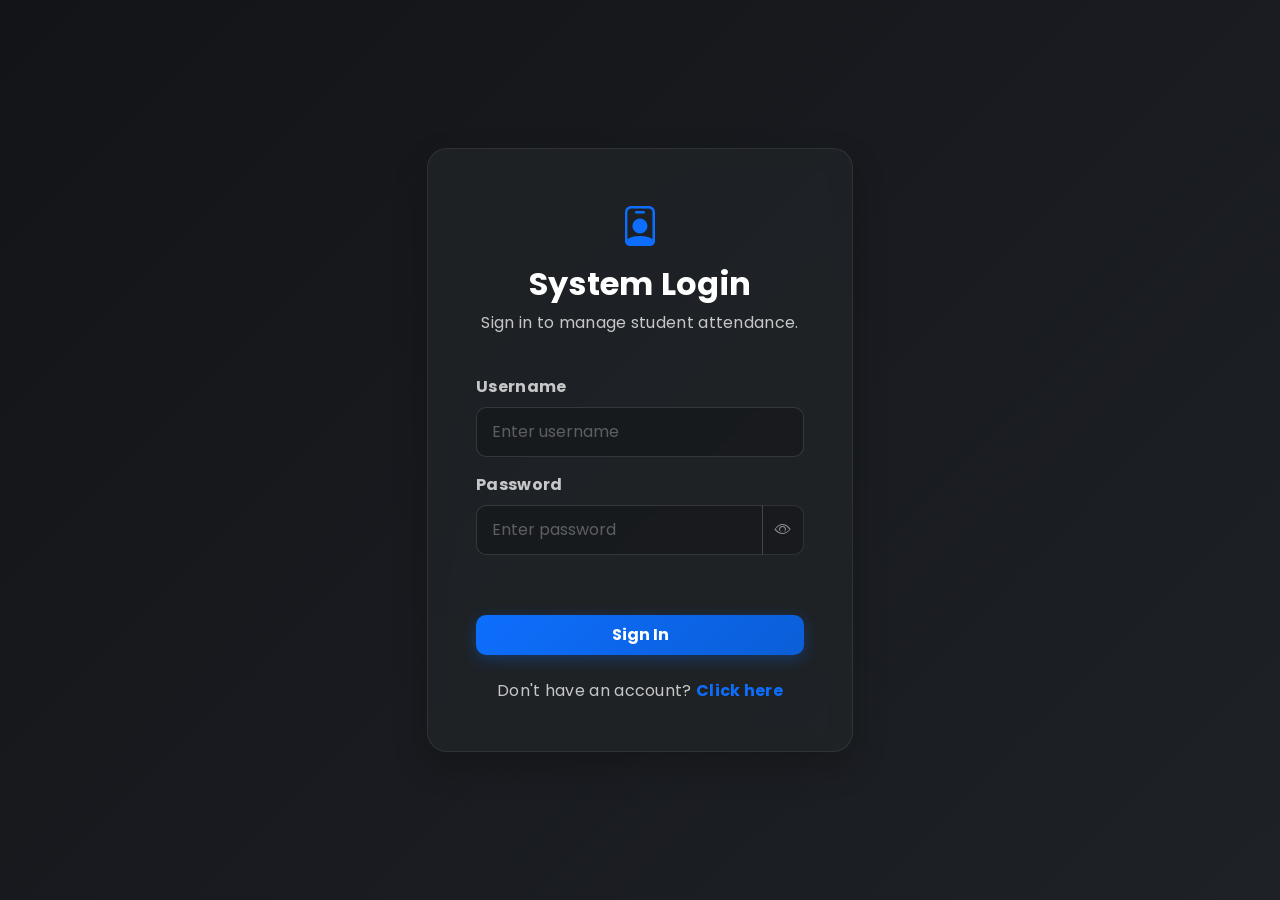
<file: index.html>
<!DOCTYPE html>
<html lang="en" data-bs-theme="dark">
<head>
    <meta charset="UTF-8">
    <meta name="viewport" content="width=device-width, initial-scale=1.0">
    <title>Instructor Login - Student Attendance</title>
    <link href="https://fonts.googleapis.com/css2?family=Poppins:wght@300;400;600&display=swap" rel="stylesheet">
    <link href="https://cdn.jsdelivr.net/npm/bootstrap@5.3.2/dist/css/bootstrap.min.css" rel="stylesheet">
    <link rel="stylesheet" href="https://cdn.jsdelivr.net/npm/bootstrap-icons@1.11.1/font/bootstrap-icons.css">
    <link rel="stylesheet" href="css/styles.css">
</head>
<body class="fade-in d-flex align-items-center justify-content-center">

    <div class="container" style="max-width: 450px;">
        <div class="card custom-card p-4 p-md-5">
            <div class="text-center mb-4">
                <i class="bi bi-person-badge fs-1" style="color: var(--primary-start);"></i>
                <h2 class="fw-bold mt-2">System Login</h2>
                <p class="text-muted-custom">Sign in to manage student attendance.</p>
            </div>
            
            <form id="loginForm">
                <div class="mb-3">
                    <label for="username" class="form-label text-muted-custom fw-bold">Username</label>
                    <input type="text" id="username" class="form-control custom-input" required placeholder="Enter username">
                </div>
                
                <div class="mb-4">
                    <label for="password" class="form-label text-muted-custom fw-bold">Password</label>
                    <div class="input-group">
                        <input type="password" id="password" class="form-control custom-input border-end-0 rounded-end-0" required placeholder="Enter password">
                        <span class="input-group-text custom-input-group border-start-0 rounded-start-0 cursor-pointer toggle-password" data-target="password">
                            <i class="bi bi-eye"></i>
                        </span>
                    </div>
                </div>
                
                <div id="errorMessage" class="text-danger text-center mb-3" style="min-height: 20px; font-size: 0.85em;"></div>

                <button type="submit" class="btn custom-btn-primary w-100 py-2 fw-bold">Sign In</button>
            </form>
            
            <div class="text-center mt-4">
                <p class="text-muted-custom mb-0">Don't have an account? <a href="setup.html" class="text-decoration-none fw-bold" style="color: var(--primary-start);">Click here</a></p>
            </div>
        </div>
    </div>

    <script src="js/login.js"></script>
</body>
</html>
</file>
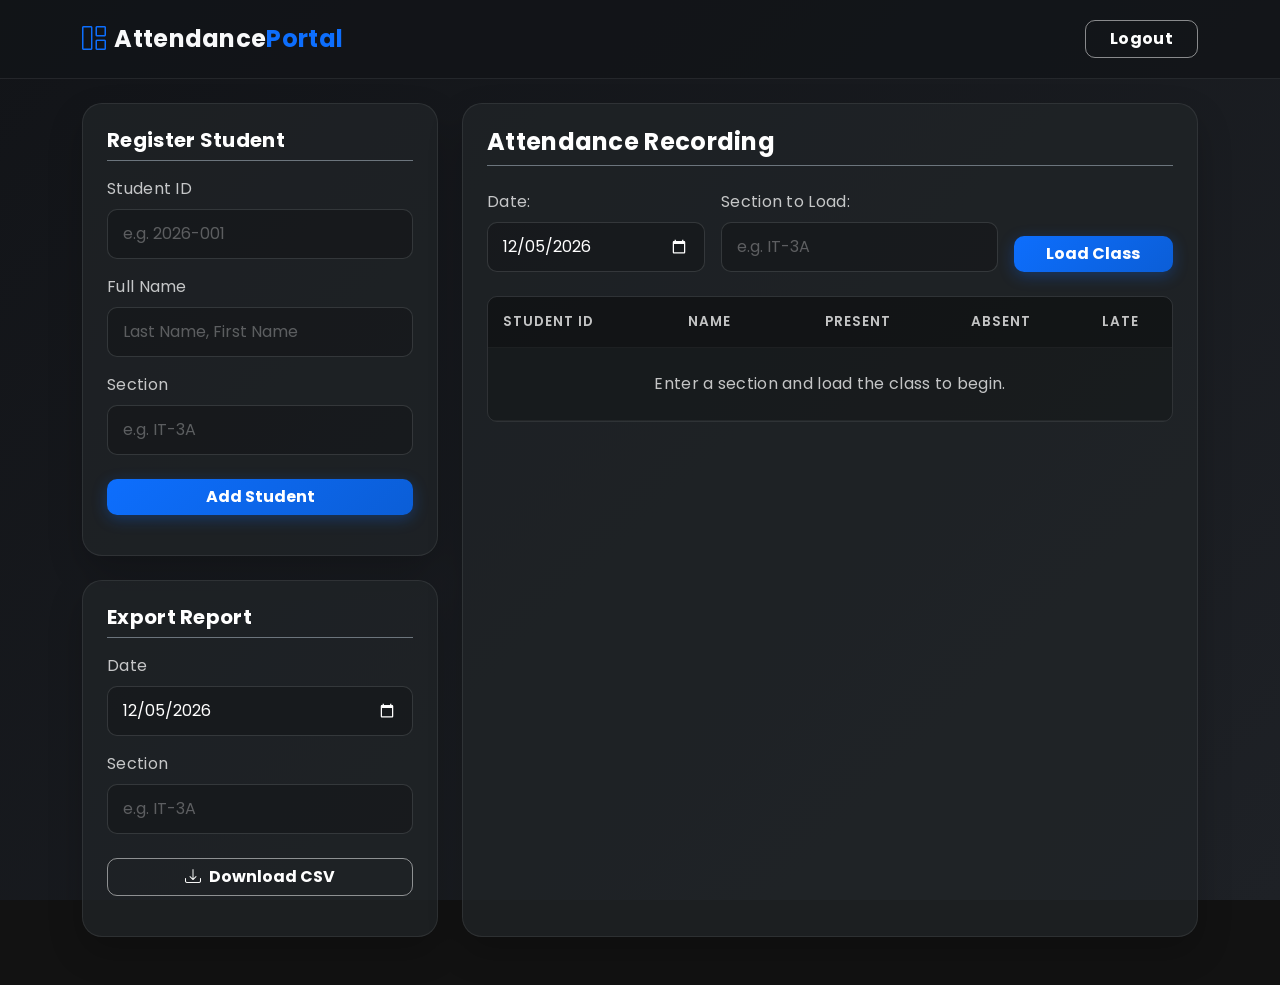
<file: dashboard.html>
<!DOCTYPE html>
<html lang="en" data-bs-theme="dark">
<head>
    <meta charset="UTF-8">
    <meta name="viewport" content="width=device-width, initial-scale=1.0">
    <title>Dashboard - Student Attendance System</title>
    <link href="https://fonts.googleapis.com/css2?family=Poppins:wght@300;400;600&display=swap" rel="stylesheet">
    <link href="https://cdn.jsdelivr.net/npm/bootstrap@5.3.2/dist/css/bootstrap.min.css" rel="stylesheet">
    <link rel="stylesheet" href="https://cdn.jsdelivr.net/npm/bootstrap-icons@1.11.1/font/bootstrap-icons.css">
    <link rel="stylesheet" href="css/styles.css">
</head>
<body class="fade-in">

    <nav class="navbar navbar-expand-lg navbar-dark custom-navbar pt-3 pb-3 sticky-top mb-4">
        <div class="container">
            <a class="navbar-brand fw-bold text-light fs-4" href="#">
                <i class="bi bi-grid-1x2 me-2" style="color: var(--primary-start);"></i>Attendance<span style="color: var(--primary-start);">Portal</span>
            </a>
            <div class="d-flex align-items-center">
                <a href="index.html" class="btn custom-btn-outline px-4 fw-bold">Logout</a> 
            </div>
        </div>
    </nav>

    <div class="container mb-5">
        <div class="row g-4">
            
            <div class="col-lg-4">
                
                <div class="card custom-card p-4 mb-4">
                    <h5 class="fw-bold mb-3 border-bottom border-secondary pb-2">Register Student</h5>
                    <form id="registerStudentForm">
                        <div class="mb-3">
                            <label class="form-label text-muted-custom">Student ID</label>
                            <input type="text" id="newStudentId" class="form-control custom-input" required placeholder="e.g. 2026-001">
                        </div>
                        <div class="mb-3">
                            <label class="form-label text-muted-custom">Full Name</label>
                            <input type="text" id="newStudentName" class="form-control custom-input" required placeholder="Last Name, First Name">
                        </div>
                        <div class="mb-4">
                            <label class="form-label text-muted-custom">Section</label>
                            <input type="text" id="newStudentSection" class="form-control custom-input" required placeholder="e.g. IT-3A">
                        </div>
                        <button type="submit" class="btn custom-btn-primary w-100 fw-bold">Add Student</button>
                    </form>
                    <div id="regMessage" class="mt-3 text-center fw-bold" style="font-size: 0.9em;"></div>
                </div>

                <div class="card custom-card p-4">
                    <h5 class="fw-bold mb-3 border-bottom border-secondary pb-2">Export Report</h5>
                    <form id="reportForm">
                        <div class="mb-3">
                            <label class="form-label text-muted-custom">Date</label>
                            <input type="date" id="reportDate" class="form-control custom-input" required>
                        </div>
                        <div class="mb-4">
                            <label class="form-label text-muted-custom">Section</label>
                            <input type="text" id="reportSection" class="form-control custom-input" required placeholder="e.g. IT-3A">
                        </div>
                        <button type="submit" class="btn custom-btn-outline w-100 fw-bold">
                            <i class="bi bi-download me-2"></i>Download CSV
                        </button>
                    </form>
                    <div id="reportMessage" class="mt-3 text-center fw-bold" style="font-size: 0.9em;"></div>
                </div>

            </div>

            <div class="col-lg-8">
                <div class="card custom-card p-4 h-100">
                    <div class="d-flex justify-content-between align-items-center mb-4 border-bottom border-secondary pb-2">
                        <h4 class="fw-bold m-0">Attendance Recording</h4>
                    </div>
                    
                    <div class="row g-3 mb-4 align-items-end">
                        <div class="col-md-4">
                            <label class="form-label text-muted-custom">Date:</label>
                            <input type="date" id="attendanceDate" class="form-control custom-input" required>
                        </div>
                        <div class="col-md-5">
                            <label class="form-label text-muted-custom">Section to Load:</label>
                            <input type="text" id="searchSection" class="form-control custom-input" placeholder="e.g. IT-3A">
                        </div>
                        <div class="col-md-3">
                            <button id="loadStudentsBtn" class="btn custom-btn-primary w-100 fw-bold">Load Class</button>
                        </div>
                    </div>

                    <form id="attendanceForm">
                        <div class="table-responsive">
                            <table class="table custom-table align-middle text-center mb-4">
                                <thead>
                                    <tr>
                                        <th class="text-start">Student ID</th>
                                        <th class="text-start">Name</th>
                                        <th>Present</th>
                                        <th>Absent</th>
                                        <th>Late</th>
                                    </tr>
                                </thead>
                                <tbody id="studentGridBody">
                                    <tr>
                                        <td colspan="5" class="text-muted-custom py-4">Enter a section and load the class to begin.</td>
                                    </tr>
                                </tbody>
                            </table>
                        </div>
                        
                        <div class="d-flex justify-content-between align-items-center mt-2">
                            <div id="attMessage" class="fw-bold fs-5"></div>
                            <button type="submit" class="btn custom-btn-primary fw-bold px-5" style="display: none;" id="saveAttendanceBtn">
                                <i class="bi bi-floppy me-2"></i>Save Attendance
                            </button>
                        </div>
                    </form>

                </div>
            </div>

        </div>
    </div>

    <script src="js/dashboard.js"></script>
</body>
</html>
</file>
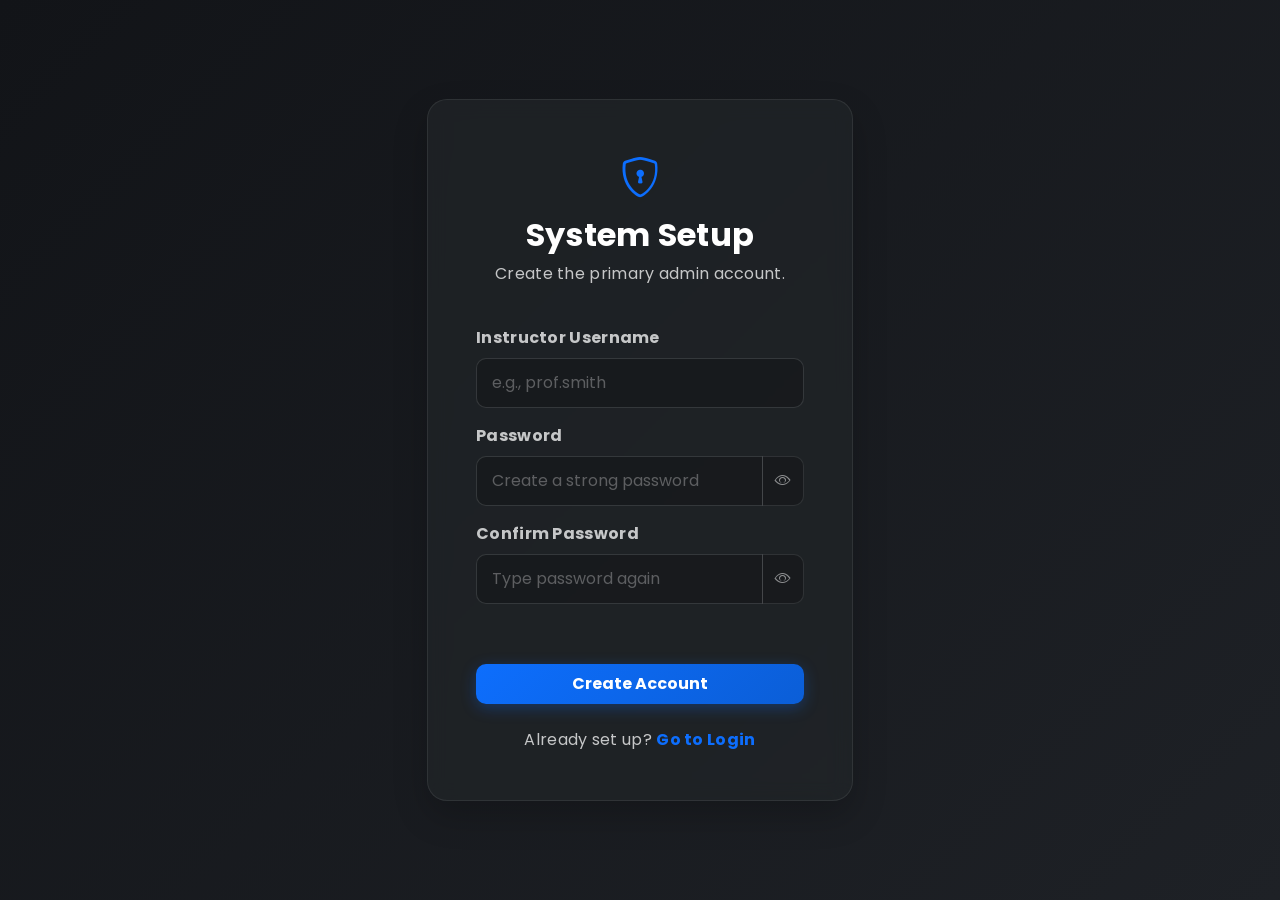
<file: setup.html>
<!DOCTYPE html>
<html lang="en" data-bs-theme="dark">
<head>
    <meta charset="UTF-8">
    <meta name="viewport" content="width=device-width, initial-scale=1.0">
    <title>System Setup - Student Attendance</title>
    <link href="https://fonts.googleapis.com/css2?family=Poppins:wght@300;400;600&display=swap" rel="stylesheet">
    <link href="https://cdn.jsdelivr.net/npm/bootstrap@5.3.2/dist/css/bootstrap.min.css" rel="stylesheet">
    <link rel="stylesheet" href="https://cdn.jsdelivr.net/npm/bootstrap-icons@1.11.1/font/bootstrap-icons.css">
    <link rel="stylesheet" href="css/styles.css">
</head>
<body class="fade-in d-flex align-items-center justify-content-center">

    <div class="container" style="max-width: 450px;">
        <div class="card custom-card p-4 p-md-5">
            <div class="text-center mb-4">
                <i class="bi bi-shield-lock fs-1" style="color: var(--primary-start);"></i>
                <h2 class="fw-bold mt-2">System Setup</h2>
                <p class="text-muted-custom">Create the primary admin account.</p>
            </div>
            
            <form id="setupForm">
                <div class="mb-3">
                    <label for="username" class="form-label text-muted-custom fw-bold">Instructor Username</label>
                    <input type="text" id="username" class="form-control custom-input" required placeholder="e.g., prof.smith">
                </div>
                
                <div class="mb-3">
                    <label for="password" class="form-label text-muted-custom fw-bold">Password</label>
                    <div class="input-group">
                        <input type="password" id="password" class="form-control custom-input border-end-0 rounded-end-0" required placeholder="Create a strong password">
                        <span class="input-group-text custom-input-group border-start-0 rounded-start-0 cursor-pointer toggle-password" data-target="password">
                            <i class="bi bi-eye"></i>
                        </span>
                    </div>
                </div>

                <div class="mb-4">
                    <label for="confirmPassword" class="form-label text-muted-custom fw-bold">Confirm Password</label>
                    <div class="input-group">
                        <input type="password" id="confirmPassword" class="form-control custom-input border-end-0 rounded-end-0" required placeholder="Type password again">
                        <span class="input-group-text custom-input-group border-start-0 rounded-start-0 cursor-pointer toggle-password" data-target="confirmPassword">
                            <i class="bi bi-eye"></i>
                        </span>
                    </div>
                </div>
                
                <div id="errorMessage" class="text-danger text-center mb-3" style="min-height: 20px; font-size: 0.85em;"></div>

                <button type="submit" class="btn custom-btn-primary w-100 py-2 fw-bold">Create Account</button>
            </form>
            
            <div class="text-center mt-4">
                <p class="text-muted-custom mb-0">Already set up? <a href="index.html" class="text-decoration-none fw-bold" style="color: var(--primary-start);">Go to Login</a></p>
            </div>
        </div>
    </div>

    <script src="js/auth.js"></script>
</body>
</html>
</file>
<file: css/styles.css>
/* css/styles.css */
:root {
    --bg-gradient-start: #121418;
    --bg-gradient-end: #1e2126;
    
    --card-bg: rgba(33, 37, 41, 0.7);
    --card-border: rgba(255, 255, 255, 0.08);
    --card-shadow: 0 15px 35px rgba(0, 0, 0, 0.2);
    
    --input-bg: rgba(0, 0, 0, 0.2);
    --input-bg-focus: rgba(0, 0, 0, 0.4);
    --input-border: rgba(255, 255, 255, 0.1);
    
    --primary-start: #0d6efd;
    --primary-end: #0b5ed7;
    --primary-hover: #0a58ca;
    --primary-glow: rgba(13, 110, 253, 0.3);
    
    --text-main: #ffffff;
    --text-muted: rgba(255, 255, 255, 0.75);
    --text-faint: rgba(255, 255, 255, 0.5);
}

body {
    font-family: 'Poppins', sans-serif;
    letter-spacing: 0.3px;
    background: linear-gradient(135deg, var(--bg-gradient-start) 0%, var(--bg-gradient-end) 100%) !important;
    background-attachment: fixed !important;
    color: var(--text-main);
    min-height: 100vh;
}

h1, h2, h3, h4, h5, h6 { font-weight: 600; color: var(--text-main); }
.text-muted-custom { color: var(--text-muted) !important; }
.text-faint-custom { color: var(--text-faint) !important; }

.custom-card {
    border-radius: 20px;
    background: var(--card-bg) !important;
    backdrop-filter: blur(10px);
    -webkit-backdrop-filter: blur(10px);
    border: 1px solid var(--card-border) !important;
    box-shadow: var(--card-shadow);
    transition: transform 0.3s ease, box-shadow 0.3s ease;
}

.custom-card-interactive:hover {
    transform: translateY(-5px);
    box-shadow: 0 20px 40px rgba(0, 0, 0, 0.4);
    border-color: rgba(255, 255, 255, 0.15) !important;
}

.custom-input {
    background-color: var(--input-bg) !important;
    border: 1px solid var(--input-border) !important;
    color: var(--text-main) !important;
    border-radius: 10px;
    padding: 12px 15px;
    transition: all 0.3s ease;
}

.custom-input:focus {
    background-color: var(--input-bg-focus) !important;
    border-color: var(--primary-start) !important;
    box-shadow: 0 0 0 4px rgba(13, 110, 253, 0.15) !important;
}

.custom-input::placeholder { color: rgba(255, 255, 255, 0.3) !important; }

.custom-input-group {
    background-color: var(--input-bg) !important;
    border: 1px solid var(--input-border) !important;
    border-radius: 10px;
    color: var(--text-faint);
}

.custom-checkbox {
    background-color: var(--input-bg);
    border: 1px solid rgba(255, 255, 255, 0.2);
    cursor: pointer;
}

.custom-checkbox:checked {
    background-color: var(--primary-start);
    border-color: var(--primary-start);
}

.custom-btn-primary {
    background: linear-gradient(135deg, var(--primary-start), var(--primary-end));
    border: none;
    border-radius: 10px;
    color: white;
    transition: all 0.3s ease;
    box-shadow: 0 4px 15px var(--primary-glow);
}

.custom-btn-primary:hover {
    transform: translateY(-2px);
    box-shadow: 0 6px 20px rgba(13, 110, 253, 0.5);
    background: linear-gradient(135deg, var(--primary-end), var(--primary-hover));
    color: white;
}

.custom-btn-outline {
    background: transparent;
    border: 1px solid rgba(255, 255, 255, 0.5);
    border-radius: 10px;
    color: var(--text-main);
    transition: all 0.3s ease;
}

.custom-btn-outline:hover {
    background: rgba(255, 255, 255, 0.1);
    border-color: var(--text-main);
    color: var(--text-main);
    transform: translateY(-2px);
}

.custom-btn-danger {
    background: linear-gradient(135deg, #dc3545, #b02a37);
    border: none;
    border-radius: 10px;
    color: white;
    transition: all 0.3s ease;
    box-shadow: 0 4px 15px rgba(220, 53, 69, 0.3);
}

.custom-btn-danger:hover {
    transform: translateY(-2px);
    box-shadow: 0 6px 20px rgba(220, 53, 69, 0.5);
    color: white;
}

.custom-table {
    border-collapse: separate;
    border-spacing: 0;
    width: 100%;
    border-radius: 10px;
    overflow: hidden;
    border: 1px solid var(--card-border);
}

.custom-table td, .custom-table th {
    background: rgba(0, 0, 0, 0.2) !important;
    color: var(--text-main);
    border-color: rgba(255, 255, 255, 0.05);
    padding: 15px;
    word-break: break-word;
}

.custom-table th {
    background: rgba(0, 0, 0, 0.4) !important;
    font-weight: 600;
    text-transform: uppercase;
    font-size: 0.85rem;
    letter-spacing: 1px;
    color: var(--text-muted);
}

.custom-table tr:hover td { background: rgba(255, 255, 255, 0.05) !important; }

.custom-navbar {
    background: rgba(18, 20, 24, 0.8) !important;
    backdrop-filter: blur(15px);
    -webkit-backdrop-filter: blur(15px);
    border-bottom: 1px solid var(--card-border);
}

.cursor-pointer { cursor: pointer; }
.fade-in { animation: fadeIn 0.4s ease-in-out forwards; }
@keyframes fadeIn {
    from { opacity: 0; transform: translateY(10px); }
    to { opacity: 1; transform: translateY(0); }
}

::-webkit-scrollbar { width: 8px; height: 8px; }
::-webkit-scrollbar-track { background: var(--bg-gradient-start); }
::-webkit-scrollbar-thumb { background: rgba(255, 255, 255, 0.2); border-radius: 4px; }
::-webkit-scrollbar-thumb:hover { background: rgba(255, 255, 255, 0.3); }
</file>
